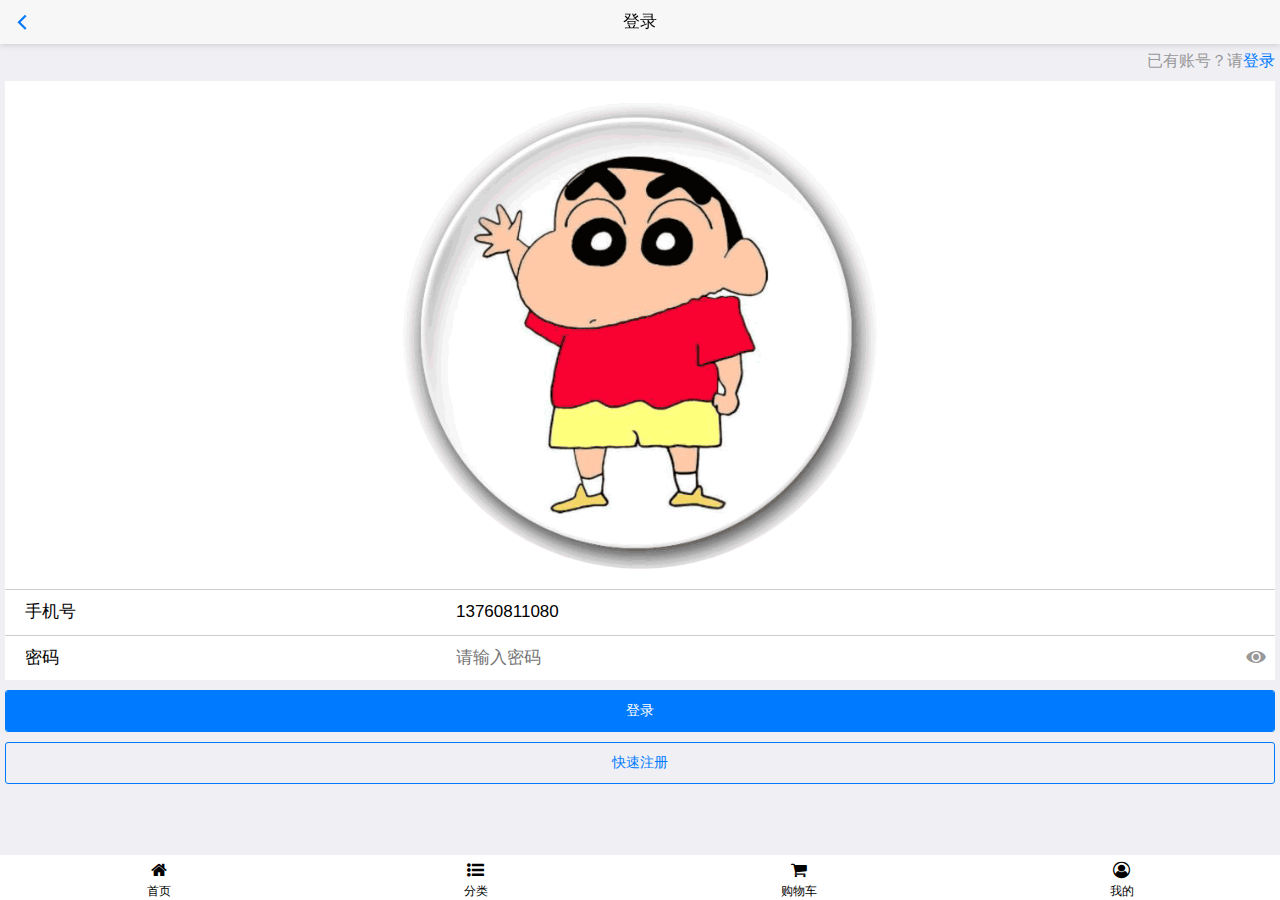
<file: pages/login.html>
<!DOCTYPE html>
<html lang="en">

<head>
    <meta charset="UTF-8">
    <meta name="viewport" content="width=device-width, initial-scale=1.0">
    <meta http-equiv="X-UA-Compatible" content="ie=edge">
    <title>Document</title>
    <link rel="stylesheet" href="../lib/mui/css/mui.min.css">
    <link rel="stylesheet" href="../lib/fontawesome/css/font-awesome.css">
    <link rel="stylesheet" href="../css/register.css">
</head>

<body>
    <header id="header" class="mui-bar mui-bar-nav">
        <a class="mui-action-back mui-icon mui-icon-left-nav mui-pull-left"></a>
        <h1 class="mui-title">登录</h1>
    </header>
    <!-- 登录段 -->
    <div class="login">
        <span>已有账号？请</span>
        <a href="">登录</a>
    </div>
    <!-- logo -->
    <div class="big-box">
        <div class="content-box">
            <img src="../static/images/aaa.png" alt="">
        </div>
        <form action="" class="form">
            <!-- 手机号 -->
            <div class="mui-input-row">
                <label>手机号</label>
                <input type="text" class="mui-input-clear" placeholder="" value="13760811080" data-input-clear="5" name="telphoneNum"><span class="mui-icon mui-icon-clear mui-hidden"></span>
            </div>
            <!-- 密码 -->
            <div class="mui-input-row mui-password">
                <label>密码</label>
                <input type="password" class="mui-input-password" placeholder="请输入密码" data-input-password="3" name="password"><span class="mui-icon mui-icon-eye"></span>
            </div>
        </form>
        <button type="button" class="mui-btn mui-btn-primary" id="loginId">登录</button>
        <button type="button" class="mui-btn mui-btn-primary mui-btn-outlined">快速注册</button>
    </div>

    <!-- 底部 -->
    <footer>
        <a href="../index.html">
            <span class="fa fa-home"></span>
            <div>首页</div>
        </a>
        <a href="./category.html">
            <span class="fa fa-list-ul"></span>
            <div>分类</div>
        </a>
        <a href="">
            <span class="fa fa-shopping-cart"></span>
            <div>购物车</div>
        </a>
        <a href="">
            <span class="fa fa-user-circle-o"></span>
            <div>我的</div>
        </a>

    </footer>
</body>

<script src="../lib/mui/js/mui.min.js"></script>
<script src="../lib/zepto/zepto.js"></script>
<script src="../lib/arttemplate/template-web.js"></script>
<SCript src="../lib/iscroll/iscroll.js"></SCript>
<script src="../js/commer.js"></script>
<script src="../js/login.js"></script>

</html>
<!-- 模板 -->
</file>
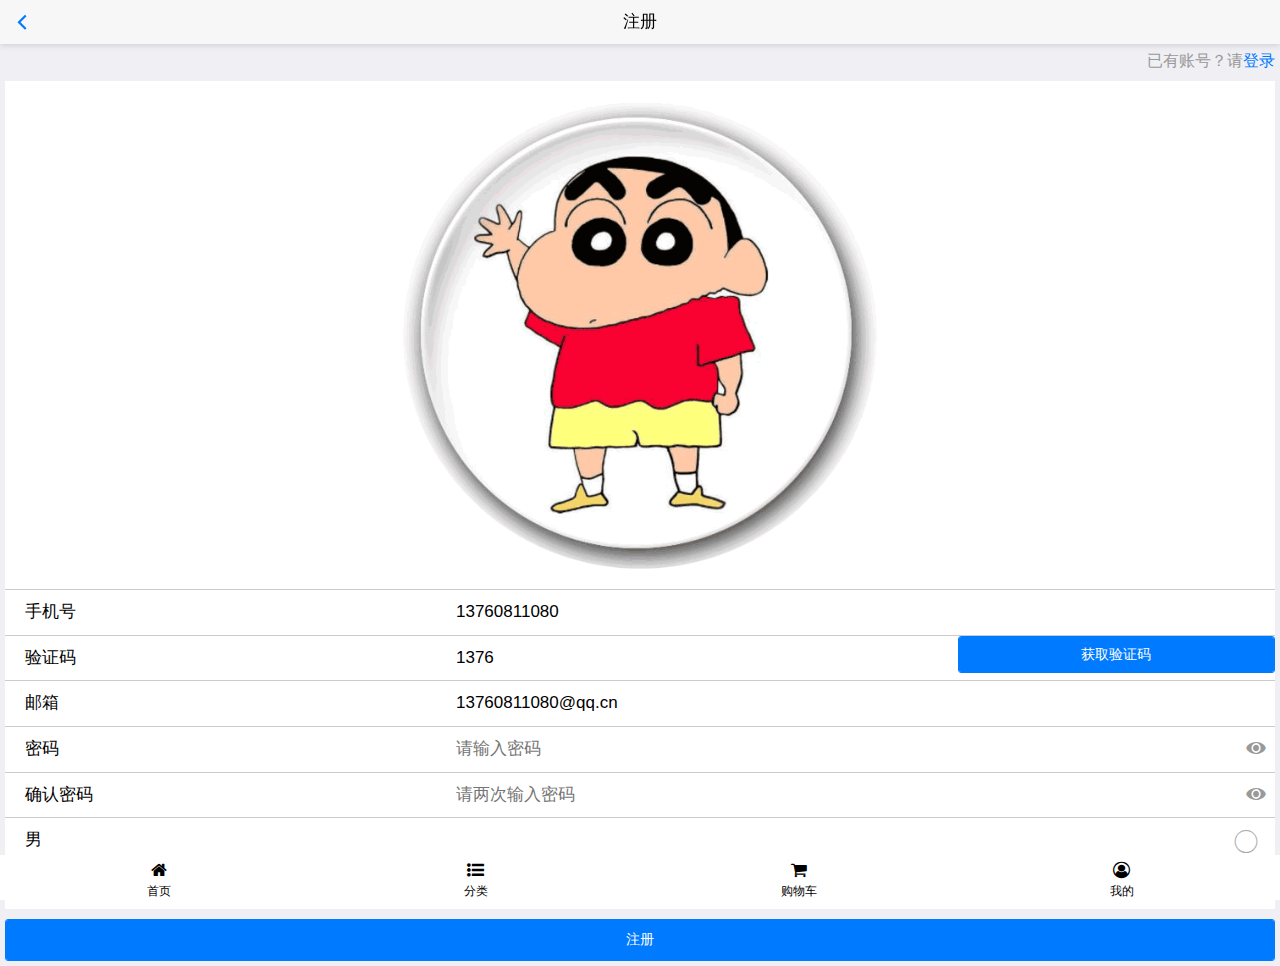
<file: pages/register.html>
<!DOCTYPE html>
<html lang="en">

<head>
    <meta charset="UTF-8">
    <meta name="viewport" content="width=device-width, initial-scale=1.0">
    <meta http-equiv="X-UA-Compatible" content="ie=edge">
    <title>Document</title>
    <link rel="stylesheet" href="../lib/mui/css/mui.min.css">
    <link rel="stylesheet" href="../lib/fontawesome/css/font-awesome.css">
    <link rel="stylesheet" href="../css/register.css">
</head>

<body>
    <header id="header" class="mui-bar mui-bar-nav">
        <a class="mui-action-back mui-icon mui-icon-left-nav mui-pull-left"></a>
        <h1 class="mui-title">注册</h1>
    </header>
    <!-- 登录段 -->
    <div class="login">
        <span>已有账号？请</span>
        <a href="./login.html">登录</a>
    </div>
    <!-- logo -->
    <div class="big-box">
        <div class="content-box">
            <img src="../static/images/aaa.png" alt="">
        </div>
        <form action="" class="form">
            <!-- 手机号 -->
            <div class="mui-input-row">
                <label>手机号</label>
                <input type="text" class="mui-input-clear" placeholder="" value="13760811080" data-input-clear="5" name="mobile"><span class="mui-icon mui-icon-clear mui-hidden"></span>
            </div>
            <!-- 验证码 -->
            <div class="mui-input-row">
                <label>验证码</label>
                <input type="text" placeholder="4位验证码" name="code" value="1376">
                <button type="button" class="mui-btn mui-btn-primary huoqu">获取验证码</button>
            </div>
            <!-- 邮箱 -->
            <div class="mui-input-row">
                <label>邮箱</label>
                <input type="text" class="mui-input-clear" placeholder="" data-input-clear="5" name="email" value="13760811080@qq.cn"><span class="mui-icon mui-icon-clear mui-hidden"></span>
            </div>
            <!-- 密码 -->
            <div class="mui-input-row mui-password">
                <label>密码</label>
                <input type="password" class="mui-input-password" placeholder="请输入密码" data-input-password="3" name="pwd"><span class="mui-icon mui-icon-eye"></span>
            </div>
            <!-- 确认密码 -->
            <div class="mui-input-row mui-password">
                <label>确认密码</label>
                <input type="password" class="mui-input-password" placeholder="请两次输入密码" data-input-password="3" name="pwd2"><span class="mui-icon mui-icon-eye"></span>
            </div>
            <!-- 单选框 -->
            <div class="mui-input-row mui-radio">
                <label>男</label>
                <input name="gender" type="radio" value="男">
            </div>
            <div class="mui-input-row mui-radio">
                <label>女</label>
                <input name="gender" type="radio" checked="" value="女">
            </div>
        </form>
        <button type="button" class="mui-btn mui-btn-primary" id="register">注册</button>

    </div>

    <!-- 底部 -->
    <footer>
        <a href="../index.html">
            <span class="fa fa-home"></span>
            <div>首页</div>
        </a>
        <a href="./category.html">
            <span class="fa fa-list-ul"></span>
            <div>分类</div>
        </a>
        <a href="">
            <span class="fa fa-shopping-cart"></span>
            <div>购物车</div>
        </a>
        <a href="">
            <span class="fa fa-user-circle-o"></span>
            <div>我的</div>
        </a>

    </footer>
</body>

<script src="../lib/mui/js/mui.min.js"></script>
<script src="../lib/zepto/zepto.js"></script>
<script src="../lib/arttemplate/template-web.js"></script>
<SCript src="../lib/iscroll/iscroll.js"></SCript>
<script src="../js/commer.js"></script>
<script src="../js/register.js"></script>

</html>
<!-- 模板 -->
</file>
<file: css/register.css>
html,
body {
  height: 100%;
}

body {
  padding: 45px 0;
}

ul {
  list-style: none;
}

img {
  width: 100%;
  display: block;
}

a {
  display: block;
}

.pyg_header {
  background-color: #f7f7f7;
  position: fixed;
  top: 0;
  left: 0;
  height: 45px;
  width: 100%;
  padding: 5px;
}

footer {
  position: fixed;
  bottom: 0;
  left: 0;
  width: 100%;
  background-color: #fff;
  display: -webkit-box;
  display: -ms-flexbox;
  display: flex;
  -ms-flex-pack: distribute;
      justify-content: space-around;
  height: 45px;
}

footer a {
  color: #000;
  text-align: center;
  padding: 5px 0;
}

footer a div {
  font-size: 12px;
}

.loadding::before {
  position: fixed;
  top: 0;
  left: 0;
  width: 100%;
  height: 100%;
  background-color: #fff;
  opacity: .5;
  content: "";
  z-index: 100;
}

.loadding::after {
  font: normal normal normal 14px/1 FontAwesome;
  position: fixed;
  top: 40%;
  left: 50%;
  margin-left: -50px;
  font-size: 100px;
  color: #0094ff;
  content: "\f110";
  z-index: 101;
  -webkit-animation: fa-spin 1s infinite linear;
          animation: fa-spin 1s infinite linear;
}

.login {
  display: -webkit-box;
  display: -ms-flexbox;
  display: flex;
  -webkit-box-pack: end;
      -ms-flex-pack: end;
          justify-content: flex-end;
  font-size: 16px;
  padding: 5px;
}

.login span {
  color: #999;
}

.big-box {
  padding: 5px;
}

.big-box .content-box {
  background-color: #fff;
  border-bottom: 1px solid #ccc;
}

.big-box .content-box img {
  width: 40%;
  margin: 0 auto;
}

.big-box .form div {
  background-color: #fff;
  border-bottom: 1px solid #ccc;
  padding: 2px 5px;
  position: relative;
}

.big-box .form div .huoqu {
  position: absolute;
  right: 0;
  bottom: 7px;
  width: 25%;
}

.big-box .form div:last-child {
  border-bottom: 0;
}

.big-box .form div input {
  padding: 5px;
}

.big-box .mui-btn-primary {
  width: 100%;
  padding: 10px;
  margin-top: 10px;
}
/*# sourceMappingURL=register.css.map */
</file>
